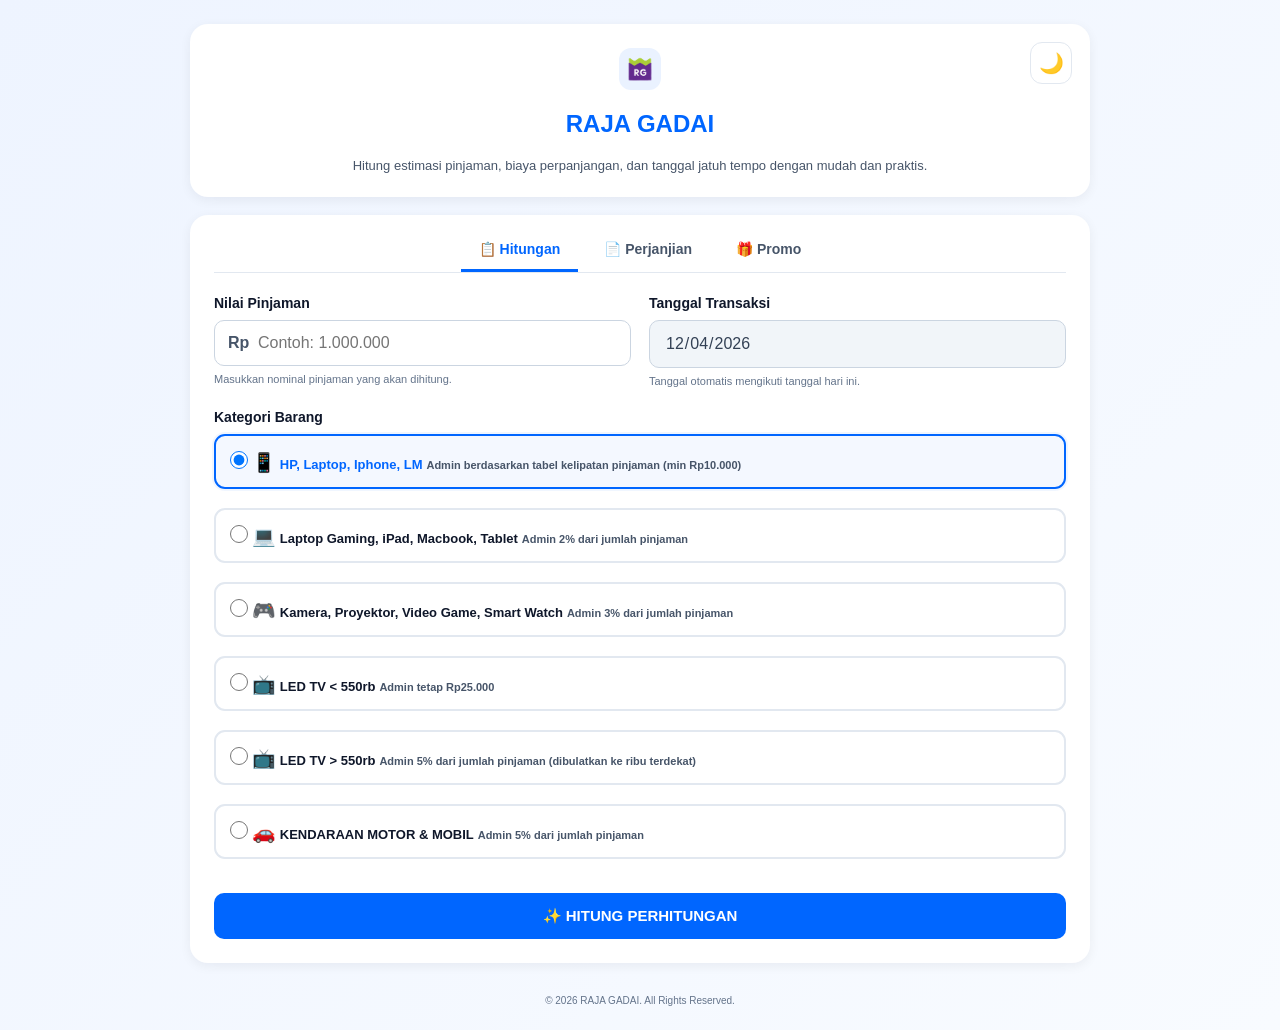
<file: index.html>
<!DOCTYPE html>
<html lang="id">

<head>
  <meta charset="UTF-8" />
  <meta name="viewport" content="width=device-width, initial-scale=1.0" />
  <link rel="icon" href="logo.png" type="image/png" />
  <title>Kalkulator || Raja Gadai</title>
  <link rel="stylesheet" href="styles.css" />
</head>

<body>
  <main class="container">
    <section class="card header-card">
      <!-- <div class="brand-mark">RG</div> -->
      <button type="button" class="theme-toggle" id="themeToggle" aria-label="Ganti tema">
        <span id="themeIcon">🌙</span>
      </button>
      <div class="brand-mark">
        <img src="logo.png" alt="Raja Gadai">
      </div>  
      <h1>
        <span class="highlight">RAJA GADAI</span>
      </h1>
      <p>Hitung estimasi pinjaman, biaya perpanjangan, dan tanggal jatuh tempo dengan mudah dan praktis.</p>
    </section>

    <section class="card calculator-card">
      <div class="tabs">
        <div class="tab-navigation">
          <button class="tab-btn active" data-page="index.html">
            <span>📋</span>
            Hitungan
          </button>
          <button class="tab-btn" onclick="window.location.href='perjanjian.html'">
            <span>📄</span>
            Perjanjian
          </button>
          <button class="tab-btn" onclick="window.location.href='promo.html'">
            <span>🎁</span>
            Promo
          </button>
        </div>
      </div>

      <div class="tab-content" id="hitungan">
        <form id="gadai-form">
          <div class="form-row">
            <div class="form-group">
              <label for="pinjaman">Nilai Pinjaman</label>
              <div class="input-wrap">
                <span>Rp</span>
                <input type="text" id="pinjaman" class="input-text" placeholder="Contoh: 1.000.000" inputmode="numeric"
                  autocomplete="off" required />
              </div>
              <small>Masukkan nominal pinjaman yang akan dihitung.</small>
            </div>

            <div class="form-group">
              <label for="tanggal">Tanggal Transaksi</label>
              <input type="date" id="tanggal" required disabled />
              <small>Tanggal otomatis mengikuti tanggal hari ini.</small>
            </div>
          </div>

          <div class="form-group">
            <label>Kategori Barang</label>
            <div class="category-grid">
              <label class="category-option">
                <input type="radio" name="kategori" value="hp" checked />
                <span class="icon">📱</span>
                <span class="label-text">HP, Laptop, Iphone, LM</span>
                <span class="desc">Admin berdasarkan tabel kelipatan pinjaman (min Rp10.000)</span>
              </label>
              <label class="category-option">
                <input type="radio" name="kategori" value="laptop" />
                <span class="icon">💻</span>
                <span class="label-text">Laptop Gaming, iPad, Macbook, Tablet</span>
                <span class="desc">Admin 2% dari jumlah pinjaman</span>
              </label>
              <label class="category-option">
                <input type="radio" name="kategori" value="proyektor" />
                <span class="icon">🎮</span>
                <span class="label-text">Kamera, Proyektor, Video Game, Smart Watch</span>
                <span class="desc">Admin 3% dari jumlah pinjaman</span>
              </label>
              <label class="category-option">
                <input type="radio" name="kategori" value="tv-kecil" />
                <span class="icon">📺</span>
                <span class="label-text">LED TV &lt; 550rb</span>
                <span class="desc">Admin tetap Rp25.000</span>
              </label>
              <label class="category-option">
                <input type="radio" name="kategori" value="tv-besar" />
                <span class="icon">📺</span>
                <span class="label-text">LED TV &gt; 550rb</span>
                <span class="desc">Admin 5% dari jumlah pinjaman (dibulatkan ke ribu terdekat)</span>
              </label>
              <label class="category-option">
                <input type="radio" name="kategori" value="kendaraan" />
                <span class="icon">🚗</span>
                <span class="label-text">KENDARAAN MOTOR & MOBIL</span>
                <span class="desc">Admin 5% dari jumlah pinjaman</span>
              </label>
            </div>
          </div>

          <button type="submit" class="btn-submit"><span>✨</span> HITUNG PERHITUNGAN</button>
        </form>
      </div>
    </section>

    <section class="card result-section" id="hasil" style="display: none">
      <div class="result-heading">
        <div>
          <span class="eyebrow">HASIL PERHITUNGAN</span>
          <h2>Informasi Pinjaman Anda</h2>
          <p>Berikut pilihan pembayaran yang dapat dijelaskan kepada nasabah.</p>
        </div>
      </div>

      <div class="loan-summary">
        <div class="loan-main">
          <span class="summary-label">PINJAMAN</span>
          <strong id="nominal-pinjaman">Rp1.000.000</strong>
          <span id="kategori-display">HP / iPhone</span>
        </div>
        <div class="date-summary">
          <div><span class="summary-label">Tanggal Transaksi</span><strong id="tgl-transaksi">-</strong></div>
          <div><span class="summary-label">Jatuh Tempo</span><strong id="tgl-jatuh-tempo">-</strong></div>
        </div>
      </div>

      <div class="main-result">
        <div class="main-result-label"><span>💰</span> Uang yang Diterima</div>
        <strong class="main-result-amount" id="uang-terima">Rp0</strong>
        <p>Nominal yang diterima setelah Tarif, Admin, dan Asuransi.</p>
      </div>

      <details class="cost-details">
        <summary style="font-size: 20px; font-weight: 600; cursor: pointer; color: rgb(240, 65, 6);">🔎 Lihat Rincian
          Biaya Awal</summary>
        <div class="biaya-card compact">
          <div class="biaya-row"><span>Tarif Sewa 0–30 Hari (10%)</span><span id="biaya-tarif">Rp100.000</span></div>
          <div class="biaya-row"><span>Administrasi</span><span id="biaya-admin">Rp10.000</span></div>
          <div class="biaya-row"><span>Asuransi</span><span id="biaya-asuransi">Rp10.000</span></div>
          <div class="biaya-total"><span>Total Tarif di Awal</span><span id="total-potongan">Rp120.000</span></div>
        </div>
      </details>

      <div class="skenario-title-wrap">
        <!-- <span class="eyebrow">PILIHAN NASABAH</span> -->
        <h3>Pilihan Pembayaran</h3>
        <p>CS dapat wajib menjelaskan agar nasabah dapat memahami perhitungan.</p>
      </div>
      <div class="scenario-cards" id="scenario-cards"></div>
      <div class="action-buttons">
        <button type="button" class="btn-action btn-whatsapp" onclick="salinWhatsApp()">
          <span>📱</span>
          Salin via WhatsApp
        </button>
      </div>
    </section>
    <!-- FOOTER -->

    <div class="footer-note">
      © 2026 RAJA GADAI. All Rights Reserved.
    </div>
  </main>
  <script src="script.js"></script>
</body>

</html>
</file>
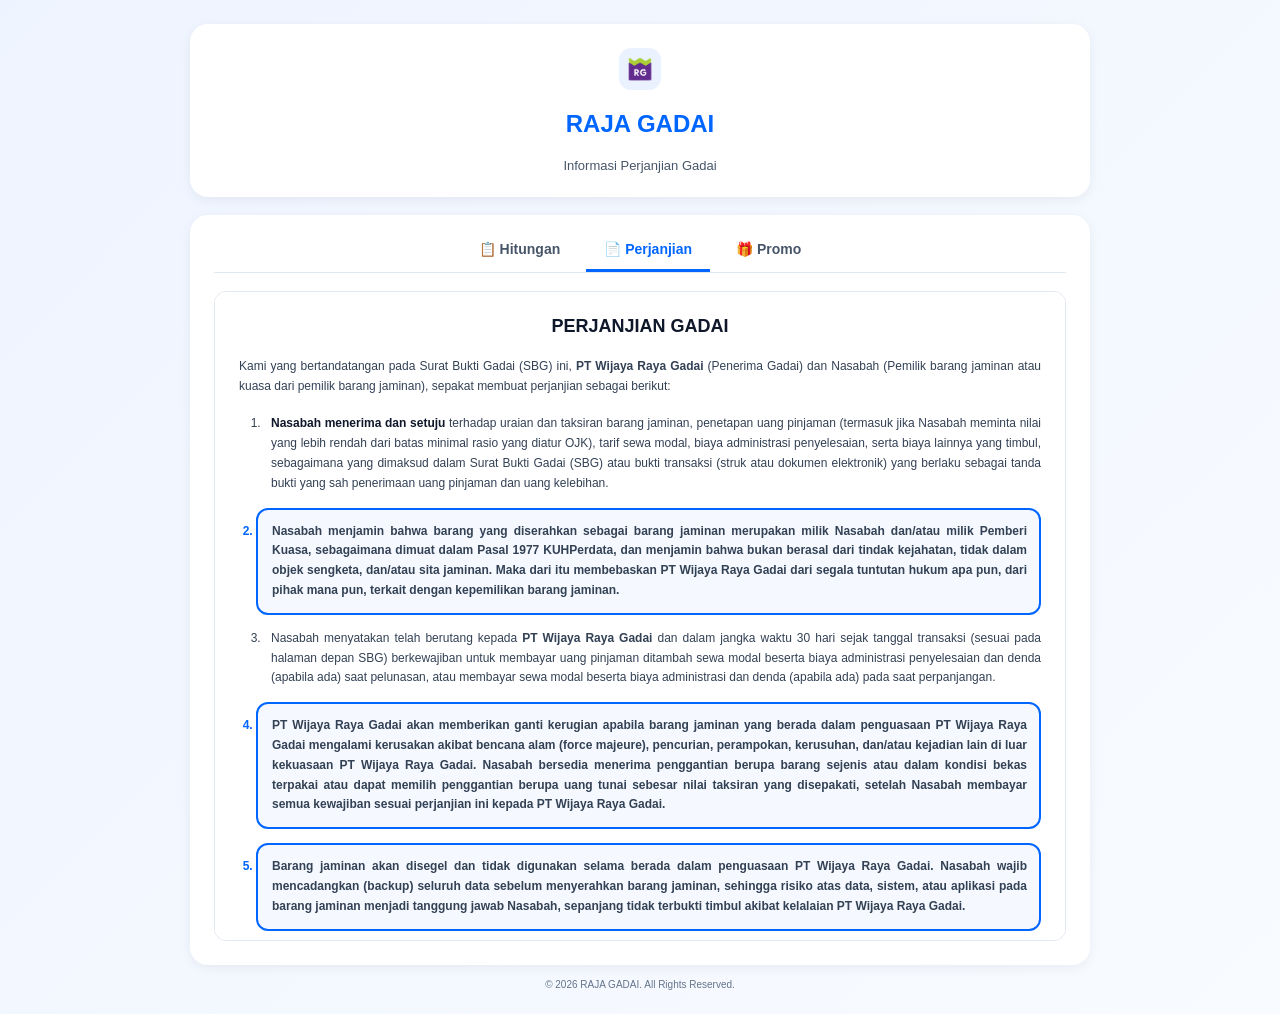
<file: perjanjian.html>
<!DOCTYPE html>
<html lang="id">
<head>
  <meta charset="UTF-8" />
  <meta name="viewport" content="width=device-width, initial-scale=1.0" />

  <title>Perjanjian Gadai - Raja Gadai</title>
  <link rel="icon" href="logo.png" type="image/png" />

  <link rel="stylesheet" href="styles.css" />
</head>

<body>

  <div class="container">


    <!-- HEADER -->

    <section class="card header-card">

      <div class="brand-mark">
        <img src="logo.png" alt="Raja Gadai">
      </div>

      <h1>
        <span class="highlight">RAJA GADAI</span>
      </h1>

      <p>
        Informasi Perjanjian Gadai
      </p>

    </section>

    <!-- NAVIGATION -->

    <section class="card calculator-card">

      <div class="tabs">

        <div class="tab-navigation">

            <button
                class="tab-btn"
                onclick="window.location.href='index.html'">
                <span>📋</span>
                Hitungan
            </button>

            <button
                class="tab-btn active">
                <span>📄</span>
                Perjanjian
            </button>
            
            <button
                class="tab-btn"
                onclick="window.location.href='promo.html'">
                <span>🎁</span>
                Promo
            </button>
        </div>

      </div>

      <!-- PERJANJIAN -->

      <br>
      <div class="perjanjian-document"> 

          <h2>PERJANJIAN GADAI</h2>

          <p>
            Kami yang bertandatangan pada Surat Bukti Gadai (SBG) ini,
            <b>PT Wijaya Raya Gadai</b> (Penerima Gadai) dan Nasabah
            (Pemilik barang jaminan atau kuasa dari pemilik barang jaminan),
            sepakat membuat perjanjian sebagai berikut:
          </p>

          <ol>

            <li>
              <strong>Nasabah menerima dan setuju</strong> terhadap uraian dan
              taksiran barang jaminan, penetapan uang pinjaman (termasuk jika
              Nasabah meminta nilai yang lebih rendah dari batas minimal rasio
              yang diatur OJK), tarif sewa modal, biaya administrasi penyelesaian,
              serta biaya lainnya yang timbul, sebagaimana yang dimaksud dalam
              Surat Bukti Gadai (SBG) atau bukti transaksi (struk atau dokumen
              elektronik) yang berlaku sebagai tanda bukti yang sah penerimaan
              uang pinjaman dan uang kelebihan.
            </li>

            <li class="point-highlight">
              <b>Nasabah menjamin bahwa barang yang diserahkan sebagai barang
              jaminan merupakan milik Nasabah dan/atau milik Pemberi Kuasa,
              sebagaimana dimuat dalam Pasal 1977 KUHPerdata, dan menjamin bahwa
              bukan berasal dari tindak kejahatan, tidak dalam objek sengketa,
              dan/atau sita jaminan. Maka dari itu membebaskan PT Wijaya Raya
              Gadai dari segala tuntutan hukum apa pun, dari pihak mana pun,
              terkait dengan kepemilikan barang jaminan.</b>
            </li>

            <li>
              Nasabah menyatakan telah berutang kepada <b>PT Wijaya Raya Gadai</b> dan
              dalam jangka waktu 30 hari sejak tanggal transaksi (sesuai pada
              halaman depan SBG) berkewajiban untuk membayar uang pinjaman
              ditambah sewa modal beserta biaya administrasi penyelesaian dan
              denda (apabila ada) saat pelunasan, atau membayar sewa modal beserta
              biaya administrasi dan denda (apabila ada) pada saat perpanjangan.
            </li>

            <li class="point-highlight">
              <b><b>PT Wijaya Raya Gadai</b> akan memberikan ganti kerugian apabila barang
              jaminan yang berada dalam penguasaan <b>PT Wijaya Raya Gadai</b> mengalami
              kerusakan akibat bencana alam (force majeure), pencurian,
              perampokan, kerusuhan, dan/atau kejadian lain di luar kekuasaan
              <b>PT Wijaya Raya Gadai</b>. Nasabah bersedia menerima penggantian berupa
              barang sejenis atau dalam kondisi bekas terpakai atau dapat memilih
              penggantian berupa uang tunai sebesar nilai taksiran yang disepakati,
              setelah Nasabah membayar semua kewajiban sesuai perjanjian ini
              kepada <b>PT Wijaya Raya Gadai</b>.</b>
            </li>

            <li class="point-highlight">
              <b>Barang jaminan akan disegel dan tidak digunakan selama berada dalam
              penguasaan <b>PT Wijaya Raya Gadai</b>. Nasabah wajib mencadangkan
              (backup) seluruh data sebelum menyerahkan barang jaminan, sehingga
              risiko atas data, sistem, atau aplikasi pada barang jaminan menjadi
              tanggung jawab Nasabah, sepanjang tidak terbukti timbul akibat
              kelalaian <b>PT Wijaya Raya Gadai</b>.</b>
            </li>

            <li>
              Jika terjadi penurunan taksiran barang jaminan pada saat
              perpanjangan, maka Nasabah bersedia mengangsur uang pinjaman atau
              menambah barang jaminan agar sesuai dengan nilai taksiran yang baru.
            </li>

            <li>
              Jika ada kelebihan atas hasil penjualan atau lelang barang jaminan
              setelah dikurangi uang pinjaman, sewa modal dan denda yang
              terhutang, biaya administrasi penyelesaian, biaya penyelamatan
              barang, biaya pemberitahuan uang kelebihan, dan biaya-biaya lainnya,
              maka akan menjadi hak Nasabah. <b>PT Wijaya Raya Gadai</b> akan
              memberitahukan nominal kelebihan melalui papan pengumuman pada
              Kantor Cabang tempat Nasabah melakukan gadai, atau melalui media
              lainnya seperti WhatsApp, email, atau SMS ke nomor Nasabah.
            </li>

            <li>
              Kelebihan atas hasil penjualan atau lelang dapat diambil dalam
              jangka waktu paling lambat 1 (satu) tahun sejak disampaikannya
              pemberitahuan pertama kali kepada Nasabah, dan dapat diambil oleh
              Nasabah dengan membawa SBG asli. Jika sudah lebih dari jangka waktu
              tersebut, maka Nasabah menyatakan setuju bahwa kelebihan tersebut
              akan digunakan untuk kepentingan sosial dan/atau lingkungan yang
              pelaksanaannya akan diatur oleh <b>PT Wijaya Raya Gadai</b> .
            </li>

            <li>
              Nasabah wajib menyimpan dan menjaga SBG asli dengan baik. Jika
              terjadi kerusakan yang menyebabkan SBG tidak dapat terbaca atau
              jika SBG hilang, maka Nasabah wajib segera melapor ke kantor cabang
              tempat diterbitkannya SBG terkait.
            </li>

            <li class="point-highlight">
              <b>Nasabah dapat datang sendiri untuk melakukan perpanjangan gadai
              atau mengangsur uang pinjaman atau pelunasan atau menerima barang
              jaminan, dan/atau dapat dengan memberikan kuasa kepada orang lain.
              Khusus untuk pelunasan atau menerima barang jaminan harus dengan
              mengisi dan menandatangani bagian "Pemberian Kuasa Pelunasan/
              Menerima Barang Jaminan", membawa SBG asli, serta melampirkan
              fotokopi KTP/SIM/Paspor Nasabah dan penerima kuasa, serta
              menunjukkan KTP/SIM/Paspor asli penerima kuasa.</b>
            </li>

            <li>
              Apabila Nasabah lalai dalam perjanjian atau wanprestasi, yaitu
              hingga tanggal jatuh tempo Nasabah masih belum memenuhi
              kewajibannya dan tidak melakukan perpanjangan gadai, maka Nasabah
              sepakat untuk memberikan kuasa kepada <b>PT Wijaya Raya Gadai</b> untuk
              menjual atau melelang barang jaminan dan/atau memberikan kuasa
              kepada <b>PT Wijaya Raya Gadai</b> untuk menunjuk pihak ketiga yang akan
              menggantikan Nasabah dalam melakukan pelunasan atau untuk menunjuk
              pihak ketiga yang akan mengambil alih dan memenuhi kewajiban
              Nasabah kepada <b>PT Wijaya Raya Gadai</b>, yang akan dilakukan dalam
              jangka waktu paling lambat 20 hari sejak tanggal jatuh tempo.
              Dengan menyetujui dan menandatangani "Pemberian Kuasa Guna
              Pemenuhan Kewajiban", maka <b>PT Wijaya Raya Gadai</b>, Nasabah, dan
              pihak ketiga sepakat bahwa segala risiko yang timbul dari barang
              jaminan menjadi tanggung jawab Nasabah dan pihak terkait, dan akan
              ditangani sesuai ketentuan perjanjian.
            </li>

            <li>
              Apabila Nasabah meninggal dunia dan masih terdapat hak dan
              kewajiban antara Nasabah dengan <b>PT Wijaya Raya Gadai</b>, maka
              kewajiban Nasabah akan disesuaikan mengikuti ketentuan dari
              <b>PT Wijaya Raya Gadai</b>, dan setelah kewajiban Nasabah tuntas,
              maka ahli waris dapat mengambil barang jaminan dengan melampirkan
              fotokopi KTP/SIM/Paspor milik Nasabah dan Surat Keterangan
              Kematian.
            </li>

            <li>
              Nasabah menyatakan setuju untuk mengikuti seluruh peraturan terkait
              dengan gadai yang berlaku di <b>PT Wijaya Raya Gadai</b>. <b>PT Wijaya Raya Gadai</b> 
              berhak untuk menambah dan/atau mengubah segala peraturan
              terkait dengan gadai, dan wajib memberitahukannya kepada Nasabah.
            </li>

            <li>
              Setiap perselisihan, perbedaan pendapat atau sengketa yang timbul
              dari atau terkait dengan perjanjian ini diselesaikan terlebih dahulu
              secara musyawarah untuk mufakat. Apabila tidak tercapai kesepakatan,
              para pihak sepakat menyelesaikannya melalui Lembaga Alternatif
              Penyelesaian Sengketa Sektor Jasa Keuangan (LAPS SJK) sesuai
              ketentuan Otoritas Jasa Keuangan dan Peraturan Perundang-Undangan
              yang berlaku, serta tunduk pada seluruh ketentuan dan putusan
              LAPS SJK yang bersifat mengikat.
            </li>

            <li>
              Nasabah berhak menyampaikan pengaduan terkait layanan dan transaksi
              gadai melalui Customer Care <strong> 085-188-188-688 </strong>,
              surat elektronik ke <strong>customercare@rajagadai.id</strong>,
              atau secara langsung ke Kantor Cabang <b>PT Wijaya Raya Gadai</b>.
              Pengaduan terkait transaksi gadai wajib disertai nomor SBG dan
              identitas diri yang sah, serta akan ditangani sesuai ketentuan
              perlindungan konsumen yang berlaku.
            </li>

            <li>
              Nasabah dengan ini menyetujui untuk mengesampingkan berlakunya
              Pasal 1266 dan Pasal 1267 Kitab Undang-Undang Hukum Perdata
              sepanjang mengenai perlunya penetapan atau putusan pengadilan
              untuk mengakhiri perjanjian ini. Dengan demikian, apabila terjadi
              wanprestasi atau peristiwa kelalaian sebagaimana diatur dalam
              perjanjian ini, <b>PT Wijaya Raya Gadai</b> berhak mengakhiri perjanjian
              serta melaksanakan eksekusi atas barang jaminan sesuai ketentuan
              perjanjian dan Peraturan Perundang-Undangan yang berlaku tanpa
              memerlukan penetapan terlebih dahulu dari Lembaga Peradilan, dan
              Nasabah menyatakan memahami serta menyetujui bahwa tindakan
              tersebut sah dan mengikat secara hukum.
            </li>

          </ol>

          <div class="perjanjian-closing">
            <strong>
              Demikianlah perjanjian ini dibuat dengan sadar, tanpa paksaan,
              dan berlaku mengikat sejak Surat Bukti Gadai ditandatangani
              oleh PARA PIHAK.
            </strong>
          </div>

        </div>

      </div>

    </div>

    </section>


    <!-- FOOTER -->

    <div class="footer-note">
      © 2026 RAJA GADAI. All Rights Reserved.
    </div>


  </div>
  <script src="theme.js"></script>

</body> 
</html>
</file>
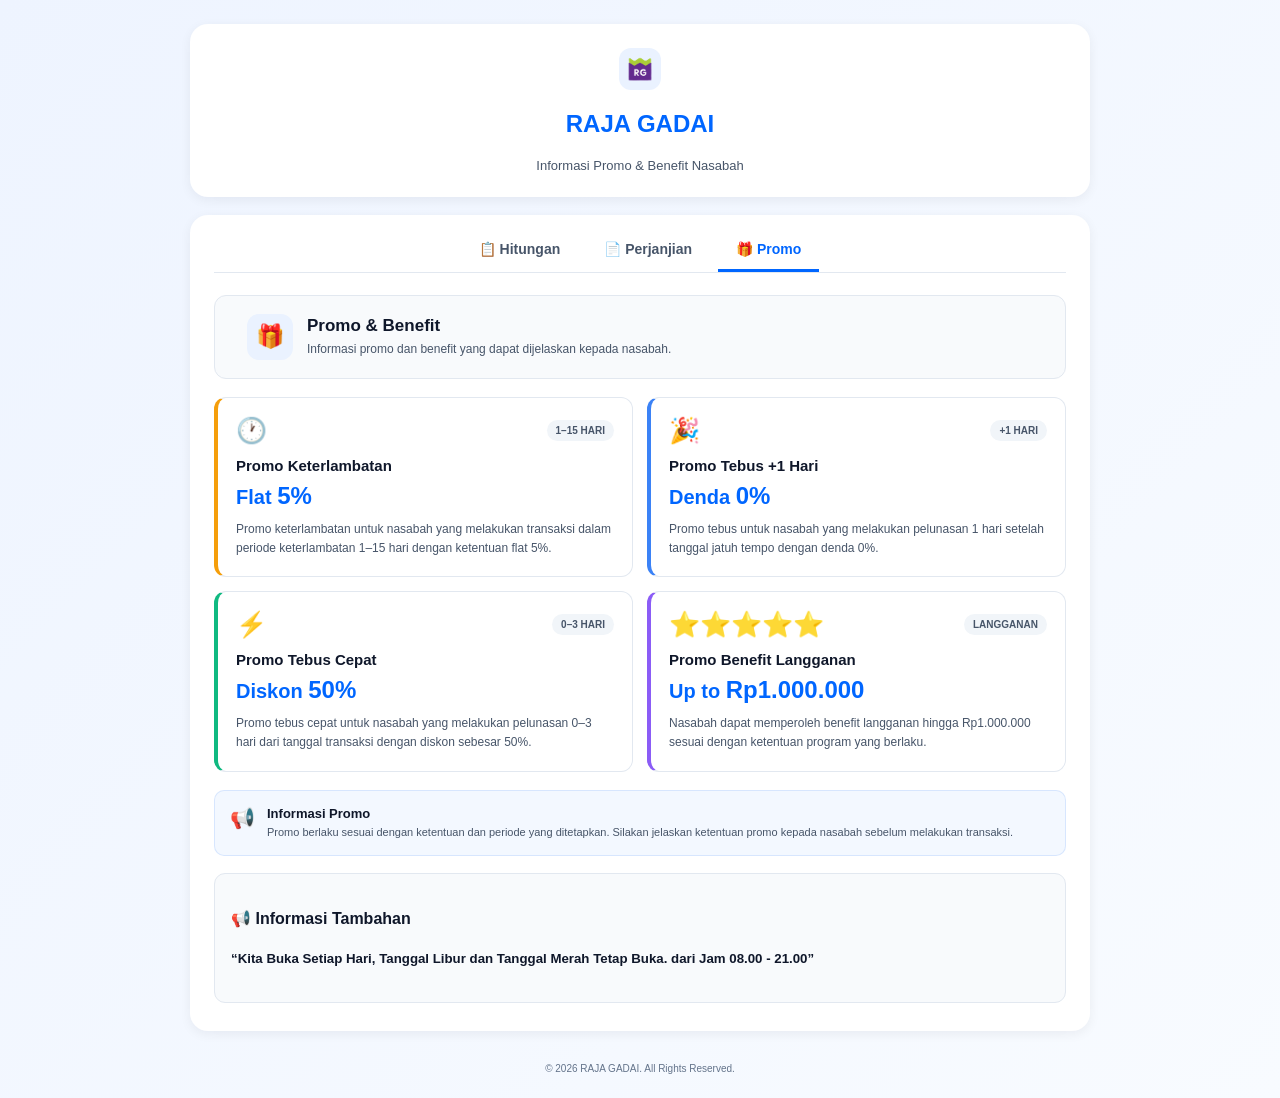
<file: promo.html>
<!DOCTYPE html>
<html lang="id">
<head>
  <meta charset="UTF-8" />
  <meta name="viewport" content="width=device-width, initial-scale=1.0" />
    <link rel="icon" href="logo.png" type="image/png" />

  <title>Promo & Benefit - Raja Gadai</title>

  <link rel="stylesheet" href="styles.css" />
</head>

<body>

  <div class="container">

    <!-- HEADER -->
    <section class="card header-card">

      <div class="brand-mark">
        <img src="logo.png" alt="Raja Gadai">
      </div>

      <h1>
        <span class="highlight">RAJA GADAI</span>
      </h1>

      <p>Informasi Promo & Benefit Nasabah</p>

    </section>


    <!-- NAVIGATION -->
    <section class="card calculator-card">

      <div class="tabs">

        <div class="tab-navigation">

          <button
            class="tab-btn"
            onclick="window.location.href='index.html'">
            <span>📋</span>
            Hitungan
          </button>

          
          <button
          class="tab-btn"
          onclick="window.location.href='perjanjian.html'">
          <span>📄</span>
          Perjanjian
        </button>
        
        <button
          class="tab-btn active">
          <span>🎁</span>
          Promo
        </button>
        </div>

      </div>


      <!-- PROMO CONTENT -->

      <div class="promo-page"><br>

        <div class="promo-header"> <br>

          <span class="promo-icon">🎁</span>

          <div>
            <h3>Promo & Benefit</h3>

            <p>
              Informasi promo dan benefit yang dapat dijelaskan
              kepada nasabah.
            </p>
          </div>

        </div>


        <div class="promo-grid">


          <!-- PROMO 1 -->

          <div class="promo-card promo-late">

            <div class="promo-card-top">

              <span class="promo-emoji">🕐</span>

              <span class="promo-badge">
                1–15 HARI
              </span>

            </div>

            <h4>
              Promo Keterlambatan
            </h4>

            <div class="promo-highlight">
              Flat <strong>5%</strong>
            </div>

            <p>
              Promo keterlambatan untuk nasabah yang
              melakukan transaksi dalam periode keterlambatan
              1–15 hari dengan ketentuan flat 5%.
            </p>

          </div>


          <!-- PROMO 2 -->

          <div class="promo-card promo-free">

            <div class="promo-card-top">

              <span class="promo-emoji">🎉</span>

              <span class="promo-badge">
                +1 HARI
              </span>

            </div>

            <h4>
              Promo Tebus +1 Hari
            </h4>

            <div class="promo-highlight">
              Denda <strong>0%</strong>
            </div>

            <p>
              Promo tebus untuk nasabah yang melakukan
              pelunasan 1 hari setelah tanggal jatuh tempo
              dengan denda 0%.
            </p>

          </div>


          <!-- PROMO 3 -->

          <div class="promo-card promo-fast">

            <div class="promo-card-top">

              <span class="promo-emoji">⚡</span>

              <span class="promo-badge">
                0–3 HARI
              </span>

            </div>

            <h4>
              Promo Tebus Cepat
            </h4>

            <div class="promo-highlight">
              Diskon <strong>50%</strong>
            </div>

            <p>
              Promo tebus cepat untuk nasabah yang melakukan
              pelunasan 0–3 hari dari tanggal transaksi dengan
              diskon sebesar 50%.
            </p>

          </div>


          <!-- PROMO 4 -->

          <div class="promo-card promo-member">

            <div class="promo-card-top">

              <span class="promo-emoji">⭐⭐⭐⭐⭐</span>

              <span class="promo-badge">
                LANGGANAN
              </span>

            </div>

            <h4>
              Promo Benefit Langganan
            </h4>

            <div class="promo-highlight">
              Up to <strong>Rp1.000.000</strong>
            </div>

            <p>
              Nasabah dapat memperoleh benefit langganan
              hingga Rp1.000.000 sesuai dengan ketentuan
              program yang berlaku.
            </p>

          </div>


        </div>


        <!-- INFORMATION -->

        <div class="promo-note">

          <span>📢</span>

          <div>

            <strong>
              Informasi Promo
            </strong>

            <p>
              Promo berlaku sesuai dengan ketentuan dan
              periode yang ditetapkan. Silakan jelaskan
              ketentuan promo kepada nasabah sebelum
              melakukan transaksi.
            </p>

          </div>

        </div>

        <div class="info-box">
            <h4>📢 Informasi Tambahan</h4>
            <h5>“Kita Buka Setiap Hari, Tanggal Libur dan Tanggal Merah Tetap Buka. dari Jam 08.00 - 21.00”</h5>
        </div>


      </div>

    </section>


    <!-- FOOTER -->

    <div class="footer-note">
      © 2026 RAJA GADAI. All Rights Reserved.
    </div>

  </div>
  <script src="theme.js"></script>

</body>
</html>
</file>
<file: styles.css>
:root {
    --primary: #0066ff;
    --primary-dark: #0052cc;
    --success: #10b981;
    --warning: #f59e0b;
    --danger: #ef4444;
    --info: #3b82f6;
    --purple: #8b5cf6;
    --gray-50: #f8fafc;
    --gray-100: #f1f5f9;
    --gray-200: #e2e8f0;
    --gray-300: #cbd5e1;
    --gray-500: #64748b;
    --gray-600: #475569;
    --gray-700: #334155;
    --gray-900: #0f172a;
  }

  * { box-sizing: border-box; }
  html, body { margin: 0; padding: 0; }
  body {
    font-family: -apple-system, BlinkMacSystemFont, "Segoe UI", Roboto, "Helvetica Neue", Arial, sans-serif;
    background: linear-gradient(135deg, #eef4ff 0%, #f8fbff 100%);
    color: var(--gray-900);
    min-height: 100vh;
    padding: 24px;
  }
  button, input { font: inherit; }
  .container { max-width: 900px; margin: 0 auto; display: grid; gap: 18px; }
  .card {
    background: #fff;
    border-radius: 18px;
    padding: 24px;
    box-shadow: 0 3px 12px rgba(15, 23, 42, .06);
  }
  .header-card { text-align: center; padding: 24px; }
  /* .brand-mark {
    width: 42px; height: 42px; margin: 0 auto 10px;
    align-items: center;
    justify-content: center;
    display: ; place-items: center; border-radius: 12px;
    background: #eaf2ff; color: var(--primary); font-weight: 800; font-size: 13px;
  } */

  /* =========================
    PROMO PAGE
  ========================= */

  .promo-page {
    padding: 4px 0;
  }

  .promo-header {
    display: flex;
    align-items: center;
    gap: 14px;
    padding: 18px;
    margin-bottom: 18px;
    background: #f8fafc;
    border: 1px solid var(--gray-200);
    border-radius: 12px;
  }

  .promo-icon,
  .perjanjian-icon {
    width: 46px;
    height: 46px;
    flex-shrink: 0;
    display: flex;
    align-items: center;
    justify-content: center;
    background: #eaf2ff;
    border-radius: 12px;
    font-size: 23px;
  }

  .promo-header h3,
  .perjanjian-header h3 {
    margin: 0 0 4px;
    font-size: 17px;
  }

  .promo-header p,
  .perjanjian-header p {
    margin: 0;
    color: var(--gray-600);
    font-size: 12px;
    line-height: 1.5;
  }

  .promo-grid {
    display: grid;
    grid-template-columns: 1fr 1fr;
    gap: 14px;
  }

  .promo-card {
    padding: 18px;
    border-radius: 12px;
    border: 1px solid var(--gray-200);
    background: white;
    transition: all 0.2s;
  }

  .promo-card:hover {
    transform: translateY(-2px);
    box-shadow: 0 4px 12px rgba(0, 0, 0, 0.08);
  }

  .promo-card-top {
    display: flex;
    align-items: center;
    justify-content: space-between;
    margin-bottom: 12px;
  }

  .promo-emoji {
    font-size: 25px;
  }

  .promo-badge {
    padding: 5px 9px;
    border-radius: 20px;
    background: var(--gray-100);
    color: var(--gray-600);
    font-size: 10px;
    font-weight: 700;
  }

  .promo-card h4 {
    margin: 0 0 8px;
    font-size: 15px;
  }

  .promo-highlight {
    margin-bottom: 10px;
    color: var(--primary);
    font-size: 20px;
    font-weight: 700;
  }

  .promo-highlight strong {
    font-size: 24px;
  }

  .promo-card p {
    margin: 0;
    color: var(--gray-600);
    font-size: 12px;
    line-height: 1.6;
  }

  .promo-fast {
    border-left: 4px solid var(--success);
  }

  .promo-free {
    border-left: 4px solid var(--info);
  }

  .promo-late {
    border-left: 4px solid var(--warning);
  }

  .promo-member {
    border-left: 4px solid #8b5cf6;
  }

  .promo-note,
  .perjanjian-note {
    display: flex;
    gap: 12px;
    margin-top: 18px;
    padding: 15px;
    border-radius: 10px;
    background: rgba(59, 130, 246, 0.06);
    border: 1px solid rgba(59, 130, 246, 0.15);
  }

  .promo-note > span,
  .perjanjian-note > span {
    font-size: 20px;
  }

  .promo-note strong,
  .perjanjian-note strong {
    display: block;
    margin-bottom: 3px;
    font-size: 13px;
  }

  .promo-note p,
  .perjanjian-note p {
    margin: 0;
    color: var(--gray-600);
    font-size: 11px;
    line-height: 1.5;
  }

  /* =========================================
    DARK MODE
  ========================================= */

  .theme-toggle {
    position: absolute;
    top: 18px;
    right: 18px;

    width: 42px;
    height: 42px;

    display: flex;
    align-items: center;
    justify-content: center;

    border: 1px solid var(--gray-200);
    border-radius: 12px;

    background: #ffffff;
    font-size: 20px;

    cursor: pointer;
    transition: all 0.25s ease;
  }

  .theme-toggle:hover {
    transform: translateY(-2px);
    box-shadow: 0 4px 12px rgba(0, 0, 0, 0.12);
  }

  .header-card {
    position: relative;
  }


  /* =========================
    DARK THEME
  ========================= */

  body.dark-mode {
    --gray-50: #111827;
    --gray-100: #1f2937;
    --gray-200: #374151;
    --gray-300: #4b5563;
    --gray-500: #9ca3af;
    --gray-600: #d1d5db;
    --gray-700: #e5e7eb;
    --gray-900: #f9fafb;

    background: linear-gradient(
      135deg,
      #0b1120 0%,
      #111827 100%
    );

    color: #f9fafb;
  }


  /* CARD */

  body.dark-mode .card {
    background: #172033;
    box-shadow: 0 5px 20px rgba(0, 0, 0, 0.30);
  }


  /* HEADER */

  body.dark-mode .theme-toggle {
    background: #1f2937;
    border-color: #374151;
    color: #ffffff;
  }


  /* INPUT */

  body.dark-mode .form-group input[type="text"],
  body.dark-mode .form-group input[type="date"] {
    background: #111827;
    border-color: #374151;
    color: #f9fafb;
  }

  body.dark-mode .form-group input:disabled {
    background: #1f2937;
    color: #d1d5db;
  }


  /* CATEGORY */

  body.dark-mode .category-option {
    background: #111827;
    border-color: #374151;
  }

  body.dark-mode .category-option:has(input:checked) {
    border-color: var(--primary);
    background: rgba(0, 102, 255, 0.12);
  }


  /* HASIL PINJAMAN */

  body.dark-mode .loan-summary {
    background: #111827;
    border-color: #374151;
  }


  /* RINCIAN BIAYA */

  body.dark-mode .cost-details {
    background: #111827;
    border-color: #374151;
  }

  body.dark-mode .cost-details summary {
    background: #1f2937;
  }

  body.dark-mode .biaya-card {
    background: #111827;
  }


  /* SCENARIO CARD */

  body.dark-mode .scenario-card.terima {
    background: rgba(16, 185, 129, 0.12);
  }

  body.dark-mode .scenario-card.diskon {
    background: rgba(59, 130, 246, 0.12);
  }

  body.dark-mode .scenario-card.perpanjang {
    background: rgba(245, 158, 11, 0.12);
  }

  body.dark-mode .scenario-card.lewat {
    background: rgba(239, 68, 68, 0.12);
  }

  body.dark-mode .scenario-card.pengganti {
    background: rgba(139, 92, 246, 0.12);
  }


  /* PROMO */

  body.dark-mode .promo-header,
  body.dark-mode .promo-card {
    background: #111827;
    border-color: #374151;
  }


  /* PERJANJIAN */

  body.dark-mode .perjanjian-header,
  body.dark-mode .perjanjian-document {
    background: #111827;
    border-color: #374151;
  }


  /* INFO BOX */

  body.dark-mode .info-box {
    background: #111827;
    border-color: #374151;
  }


  /* TOAST */

  body.dark-mode .copy-toast {
    background: #1f2937;
  }

  body.dark-mode .toast-content strong {
    color: #f9fafb;
  }

  body.dark-mode .toast-content span {
    color: #d1d5db;
  }


  /* TRANSISI */

  body,
  .card,
  .category-option,
  .loan-summary,
  .cost-details,
  .biaya-card,
  input {
    transition:
      background-color 0.25s ease,
      color 0.25s ease,
      border-color 0.25s ease;
  }


  /* =========================
    PERJANJIAN
  ========================= */

  .perjanjian-info {
    padding: 4px 0;
  }

  .perjanjian-header {
    display: flex;
    align-items: center;
    gap: 14px;
    padding: 18px;
    margin-bottom: 16px;
    background: #f8fafc;
    border: 1px solid var(--gray-200);
    border-radius: 12px;
  }

  .perjanjian-document {
    max-height: 650px;
    overflow-y: auto;
    padding: 24px;
    background: white;
    border: 1px solid var(--gray-200);
    border-radius: 12px;
  }

  .perjanjian-document h2 {
    margin: 0 0 20px;
    text-align: center;
    font-size: 18px;
    font-weight: 800;
  }

  .perjanjian-document > p {
    margin: 0 0 18px;
    color: var(--gray-700);
    font-size: 12px;
    line-height: 1.65;
    text-align: justify;
  }

  .perjanjian-document ol {
    margin: 0;
    padding-left: 25px;
  }

  .perjanjian-document li {
    padding-left: 7px;
    margin-bottom: 14px;
    color: var(--gray-700);
    font-size: 12px;
    line-height: 1.65;
    text-align: justify;
  }

  .perjanjian-document li strong {
    color: var(--gray-900);
  }


  /* POINT 2, 4, 5, 10 */

  .perjanjian-document li.point-highlight {
    margin-left: -8px;
    padding: 14px;
    border: 2px solid var(--primary);
    border-radius: 12px;
    background: rgba(0, 102, 255, 0.04);
  }

  .perjanjian-document li.point-highlight::marker {
    color: var(--primary);
    font-weight: 800;
  }

  .perjanjian-closing {
    margin-top: 20px;
    padding: 18px;
    border-top: 1px solid var(--gray-200);
    text-align: center;
    color: var(--gray-700);
    font-size: 12px;
    line-height: 1.6;
  }


  /* MOBILE */

  @media (max-width: 600px) {

    .promo-grid {
      grid-template-columns: 1fr;
    }

    .promo-card {
      padding: 16px;
    }

    .perjanjian-document {
      max-height: 600px;
      padding: 16px;
    }

    .perjanjian-document li,
    .perjanjian-document > p {
      font-size: 11px;
      line-height: 1.6;
    }

  }


  .brand-mark {
    width: 42px;
    height: 42px;
    margin: 0 auto 10px;

    display: flex;
    align-items: center;
    justify-content: center;

    border-radius: 12px;
    background: #eaf2ff;
  }

  .brand-mark img {
    width: 100%;
    height: 100%;
    object-fit: contain;
    border-radius: 10px;
  }

  /* =========================
    ACTION BUTTONS
  ========================= */

  .action-buttons {
    display: grid;
    grid-template-columns: 1fr 1fr;
    gap: 12px;
    margin-top: 20px;
  }

  .btn-action {
    display: flex;
    align-items: center;
    justify-content: center;
    gap: 8px;

    width: 100%;
    padding: 13px 16px;

    border: none;
    border-radius: 8px;

    font-size: 14px;
    font-weight: 700;

    cursor: pointer;
    transition: all 0.2s;
  }

  .btn-action:hover {
    transform: translateY(-1px);
  }

  .btn-whatsapp {
    background: #10b981;
    color: white;
  }

  .btn-whatsapp:hover {
    background: #059669;
  }

  .btn-print {
    background: var(--primary);
    color: white;
  }

  .btn-print:hover {
    background: #0052cc;
  }


  /* =========================
    PRINT
  ========================= */

  @media print {

    body {
      background: white;
      padding: 0;
    }

    .container {
      max-width: 100%;
    }

    .card {
      box-shadow: none;
      border-radius: 0;
    }

    .header-card {
      border-bottom: 1px solid #ddd;
    }

    .action-buttons,
    .tab-navigation,
    .tabs,
    .footer-note {
      display: none !important;
    }

    .result-section {
      display: block !important;
    }

    .scenario-card {
      break-inside: avoid;
    }

    .cost-details {
      display: block;
    }

    .cost-details > summary {
      display: none;
    }
  }


  @media (max-width: 600px) {

    .action-buttons {
      grid-template-columns: 1fr;
    }

  }


  /* =========================
    TOAST / ALERT COPY WA
  ========================= */

  .copy-toast {
      position: fixed !important;

      /* Tengah layar */
      top: 50% !important;
      left: 50% !important;
      right: auto !important;

      transform: translate(-50%, -50%) !important;

      width: max-content;
      min-width: 320px;
      max-width: 90%;

      display: flex;
      align-items: center;
      gap: 14px;

      padding: 18px 22px;

      background: #ffffff;
      border-radius: 16px;

      box-shadow: 0 15px 40px rgba(0, 0, 0, 0.20);

      opacity: 0;
      visibility: hidden;

      transition:
          opacity 0.3s ease,
          visibility 0.3s ease;

      z-index: 999999;
  }


  /* Saat muncul */
  .copy-toast.show {
      opacity: 1;
      visibility: visible;

      transform: translate(-50%, -50%) !important;
  }


  /* ICON */
  .toast-icon {
      width: 42px;
      height: 42px;
      flex: 0 0 42px;

      display: flex;
      align-items: center;
      justify-content: center;

      border-radius: 50%;
      background: #e8f7ee;
      color: #16a34a;

      font-size: 22px;
      font-weight: 700;
  }


  /* CONTENT */
  .toast-content {
      display: flex;
      flex-direction: column;
      gap: 4px;
      text-align: left;
  }


  /* JUDUL */
  .toast-content strong {
      margin: 0;
      font-size: 15px;
      line-height: 1.4;
      color: #222;
  }


  /* DESKRIPSI */
  .toast-content span {
      margin: 0;
      font-size: 13px;
      line-height: 1.4;
      color: #777;
  }


  /* ERROR */
  .copy-toast.error .toast-icon {
      background: #feecec;
      color: #dc2626;
  }


  /* MOBILE */
  @media (max-width: 430px) {
      .copy-toast {
          min-width: 0;
          width: calc(100% - 32px);
          max-width: 400px;
      }
  }


  /* Saat muncul */
  .copy-toast.show {
      opacity: 1;
      visibility: visible;
      transform: translate(-50%, -50%) !important;
  }


  /* ICON */
  .toast-icon {
      width: 42px;
      height: 42px;

      flex: 0 0 42px;

      display: flex;
      align-items: center;
      justify-content: center;

      border-radius: 50%;

      background: #e8f7ee;
      color: #16a34a;

      font-size: 22px;
      font-weight: 700;
  }


  /* CONTENT */
  .toast-content {
      display: flex;
      flex-direction: column;
      gap: 4px;

      text-align: left;
  }


  /* JUDUL */
  .toast-content strong {
      margin: 0;

      font-size: 15px;
      line-height: 1.4;

      color: #222;
  }


  /* DESKRIPSI */
  .toast-content span {
      margin: 0;

      font-size: 13px;
      line-height: 1.4;

      color: #777;
  }


  /* ERROR */
  .copy-toast.error .toast-icon {
      background: #feecec;
      color: #dc2626;
  } */



  .header-card h1 { margin: 0; font-size: 27px; font-weight: 800; }
  .highlight { color: var(--primary); }
  .header-card p { margin: 7px 0 0; color: var(--gray-600); font-size: 13px; }

  .calculator-card { padding-top: 14px; }
  .tabs { display: flex; justify-content: center; border-bottom: 1px solid var(--gray-200); }
  .tab-navigation { display: flex; gap: 8px; }
  .tab-btn {
    padding: 12px 18px; background: transparent; border: 0; border-bottom: 3px solid transparent;
    cursor: pointer; color: var(--gray-600); font-size: 14px; font-weight: 700; transition: .2s;
  }
  .tab-btn:hover { color: var(--gray-900); }
  .tab-btn.active { color: var(--primary); border-bottom-color: var(--primary); }
  .tab-content { opacity: 1; transition: opacity .2s; padding-top: 22px; }
  .tab-content.hidden { display: none; opacity: 0; }

  .form-row { display: grid; grid-template-columns: 1fr 1fr; gap: 18px; }
  .form-group { margin-bottom: 22px; }
  .form-group label { display: block; font-weight: 750; margin-bottom: 9px; font-size: 14px; }
  .form-group input[type="text"], .form-group input[type="date"] {
    width: 100%; padding: 13px 15px; border: 1px solid var(--gray-300); border-radius: 10px;
    font-size: 16px; color: var(--gray-900); background: #fff; outline: none;
  }
  .form-group input:focus { border-color: var(--primary); box-shadow: 0 0 0 3px rgba(0,102,255,.10); }
  .form-group input:disabled { background: var(--gray-100); color: var(--gray-700); }
  .input-wrap { position: relative; }
  .input-wrap > span { position: absolute; left: 14px; top: 50%; transform: translateY(-50%); font-weight: 700; color: var(--gray-600); z-index: 1; }
  .input-wrap input { padding-left: 43px !important; }
  .form-group small { display: block; color: var(--gray-500); font-size: 11px; margin-top: 7px; }

  .category-grid { display: grid; grid-template-columns: 1fr; gap: 10px; }
  .category-option {
    display: grid; grid-template-columns: 24px 30px 1fr; grid-template-rows: auto auto;
    column-gap: 8px; padding: 13px 14px; border: 2px solid var(--gray-200); border-radius: 11px;
    cursor: pointer; transition: .2s; background: #fff;
  }
  .category-option input { width: 18px; height: 18px; cursor: pointer; grid-row: 1 / 3; margin: 2px 0 0; }
  .category-option .icon { grid-column: 2; grid-row: 1 / 3; font-size: 19px; }
  .category-option .label-text { grid-column: 3; font-weight: 700; color: var(--gray-900); font-size: 13px; }
  .category-option .desc { grid-column: 3; font-size: 11px; color: var(--gray-600); line-height: 1.4; margin-top: 3px; }
  .category-option:has(input:checked) { border-color: var(--primary); background: rgba(0,102,255,.045); box-shadow: 0 0 0 2px rgba(0,102,255,.06); }
  .category-option:has(input:checked) .label-text { color: var(--primary); }

  .btn-submit {
    width: 100%; padding: 14px; background: var(--primary); color: #fff; border: 0; border-radius: 10px;
    font-weight: 800; font-size: 15px; cursor: pointer; transition: .2s; margin-top: 3px;
  }
  .btn-submit:hover { background: var(--primary-dark); transform: translateY(-1px); }

  .tabel-info { padding: 4px 0; }
  .tabel-info h3 { margin: 0; font-size: 17px; }
  .table-note { color: var(--gray-500); font-size: 12px; margin: 5px 0 12px; }
  .table-scroll { overflow-x: auto; }
  .admin-table { width: 100%; border-collapse: collapse; }
  .admin-table th, .admin-table td { padding: 11px 12px; text-align: left; border-bottom: 1px solid var(--gray-200); }
  .admin-table th { background: var(--gray-50); font-weight: 750; font-size: 13px; }
  .admin-table td { font-size: 13px; }

  .result-section { display: none; }
  .result-heading { margin-bottom: 16px; }
  .eyebrow { display: block; font-size: 10px; font-weight: 800; letter-spacing: .08em; color: var(--primary); margin-bottom: 4px; }
  .result-heading h2 { margin: 0; font-size: 21px; }
  .result-heading p { margin: 5px 0 0; font-size: 12px; color: var(--gray-500); }

  .loan-summary {
    display: grid; grid-template-columns: 1fr 1.2fr; gap: 18px; padding: 18px; background: var(--gray-50);
    border: 1px solid var(--gray-200); border-radius: 14px; margin-bottom: 14px;
  }
  .loan-main { display: flex; flex-direction: column; justify-content: center; }
  .summary-label { display: block; font-size: 10px; color: var(--gray-500); font-weight: 800; letter-spacing: .05em; margin-bottom: 4px; }
  .loan-main strong { font-size: 26px; color: var(--primary); }
  .loan-main > span:last-child { color: var(--gray-600); font-size: 12px; margin-top: 3px; }
  .date-summary { display: grid; grid-template-columns: 1fr 1fr; gap: 14px; }
  .date-summary > div { display: flex; flex-direction: column; justify-content: center; gap: 2px; }
  .date-summary strong { font-size: 12px; line-height: 1.4; }

  .main-result {
    padding: 20px; border-radius: 14px; border: 1px solid rgba(16,185,129,.25); background: rgba(16,185,129,.07);
    margin-bottom: 14px;
  }
  .main-result-label { display: flex; align-items: center; gap: 7px; font-size: 14px; font-weight: 800; color: var(--gray-700); }
  .main-result-amount { display: block; margin-top: 4px; font-size: 31px; line-height: 1.2; color: var(--success); }
  .main-result p { margin: 5px 0 0; font-size: 11px; color: var(--gray-600); }

  .cost-details { margin-bottom: 20px; border: 1px solid var(--gray-200); border-radius: 12px; overflow: hidden; background: #fff; }
  .cost-details summary { padding: 12px 15px; cursor: pointer; font-size: 12px; font-weight: 700; color: var(--gray-700); background: var(--gray-50); }
  .biaya-card { padding: 8px 15px 12px; background: #fff; }
  .biaya-row { display: flex; justify-content: space-between; gap: 12px; padding: 8px 0; font-size: 12px; color: var(--gray-700); }
  .biaya-total { display: flex; justify-content: space-between; gap: 12px; padding: 10px 0 2px; margin-top: 3px; border-top: 1px solid var(--gray-200); font-weight: 800; font-size: 13px; }

  .skenario-title-wrap { margin: 2px 0 12px; }
  .skenario-title-wrap h3 { margin: 0; font-size: 17px; }
  .skenario-title-wrap p { margin: 4px 0 0; color: var(--gray-500); font-size: 11px; }
  .scenario-cards { display: grid; gap: 11px; }
  .scenario-card {
    position: relative; padding: 17px 18px; border-radius: 12px; display: flex; justify-content: space-between; align-items: center;
    gap: 14px; border: 1px solid transparent; box-shadow: 0 1px 3px rgba(15,23,42,.035);
  }
  .scenario-card.terima { border-left: 5px solid var(--success); background: rgba(16,185,129,.07); }
  .scenario-card.diskon { border-left: 5px solid var(--info); background: rgba(59,130,246,.075); }
  .scenario-card.perpanjang { border-left: 5px solid var(--warning); background: rgba(245,158,11,.075); }
  .scenario-card.lewat { border-left: 5px solid var(--danger); background: rgba(239,68,68,.07); }
  .scenario-card.pengganti { border-left: 5px solid var(--purple); background: rgba(139,92,246,.07); }
  .scenario-left { min-width: 0; }
  .scenario-card h4 { margin: 0 0 4px; font-size: 14px; font-weight: 800; }
  .scenario-card p { margin: 0; font-size: 11px; color: var(--gray-600); line-height: 1.45; }
  .scenario-date { margin-top: 4px; font-size: 10px; font-weight: 700; color: var(--gray-500); }
  .scenario-right { text-align: right; flex-shrink: 0; }
  .scenario-right .nominal { font-size: 18px; font-weight: 850; white-space: nowrap; color: var(--gray-900); }
  .scenario-right .label { display: block; font-size: 9px; color: var(--gray-500); margin-bottom: 2px; }
  .recommended { position: absolute; top: -9px; right: 14px; padding: 3px 8px; border-radius: 20px; background: var(--primary); color: #fff; font-size: 9px; font-weight: 800; }

  .info-box { margin-top: 17px; padding: 14px 16px; border-radius: 11px; background: var(--gray-50); border: 1px solid var(--gray-200); }
  .info-box strong { font-size: 12px; }
  .info-box p { margin: 5px 0 0; font-size: 11px; line-height: 1.5; color: var(--gray-600); }
  .footer-note { text-align: center; margin-top: 14px; font-size: 10px; color: var(--gray-500); }

  .perjanjian-document li.point-highlight::marker {
    font-weight: 800;
    color: var(--primary);
  }

  .perjanjian-document li.point-highlight {
    position: relative;
    padding: 12px 12px 12px 14px;
    margin-left: -8px;
    border: 2px solid var(--primary);
    border-radius: 12px;
    background: rgba(0, 102, 255, 0.04);
  }

  @media (max-width: 700px) {
    body { padding: 12px; }
    .card { padding: 18px; border-radius: 15px; }
    .header-card h1 { font-size: 22px; }
    .form-row, .loan-summary { grid-template-columns: 1fr; }
    .date-summary { grid-template-columns: 1fr 1fr; }
    .loan-main strong { font-size: 24px; }
    .main-result-amount { font-size: 28px; }
  }

  @media (max-width: 430px) {
    .scenario-card { align-items: flex-start; }
    .scenario-right .nominal { font-size: 15px; }
    .scenario-card h4 { font-size: 13px; }
    .scenario-card p { font-size: 10.5px; }
    .date-summary { gap: 9px; }
    .date-summary strong { font-size: 11px; }
    .recommended { right: 9px; }
  }
</file>
